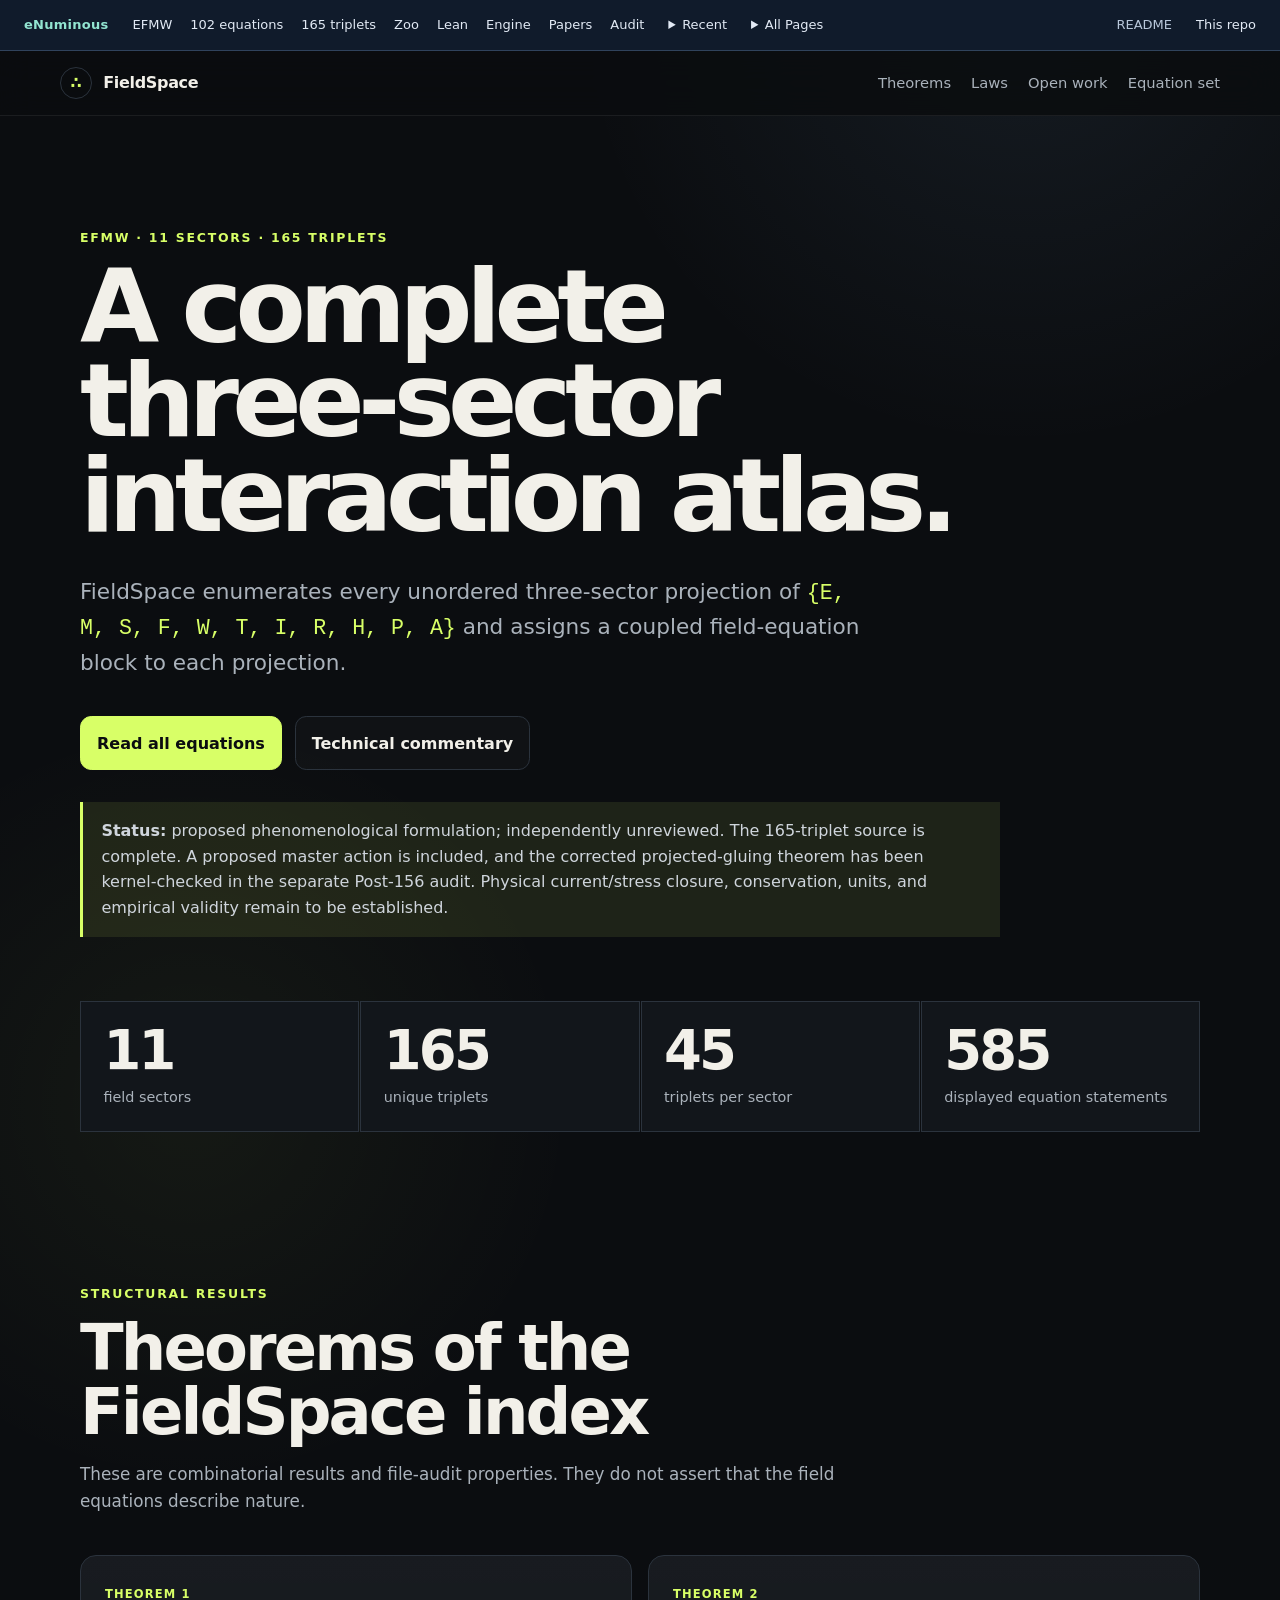
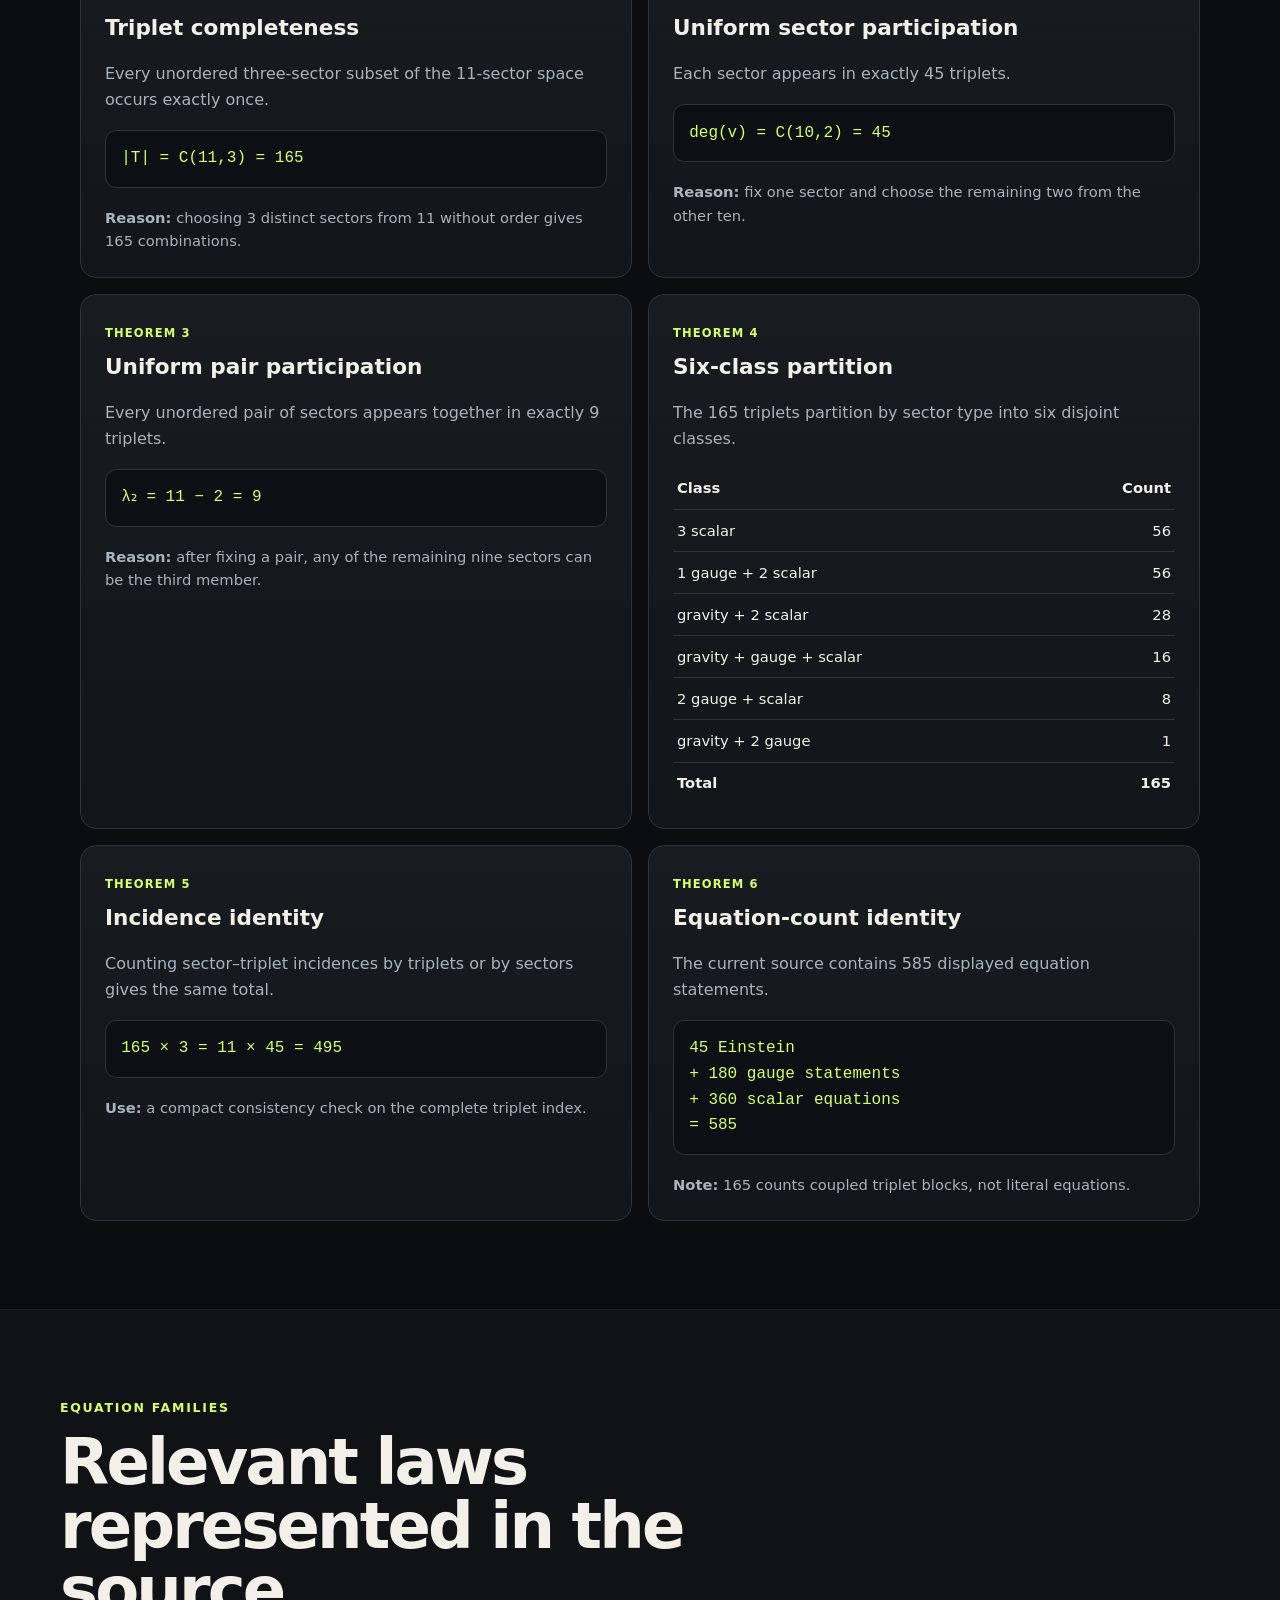
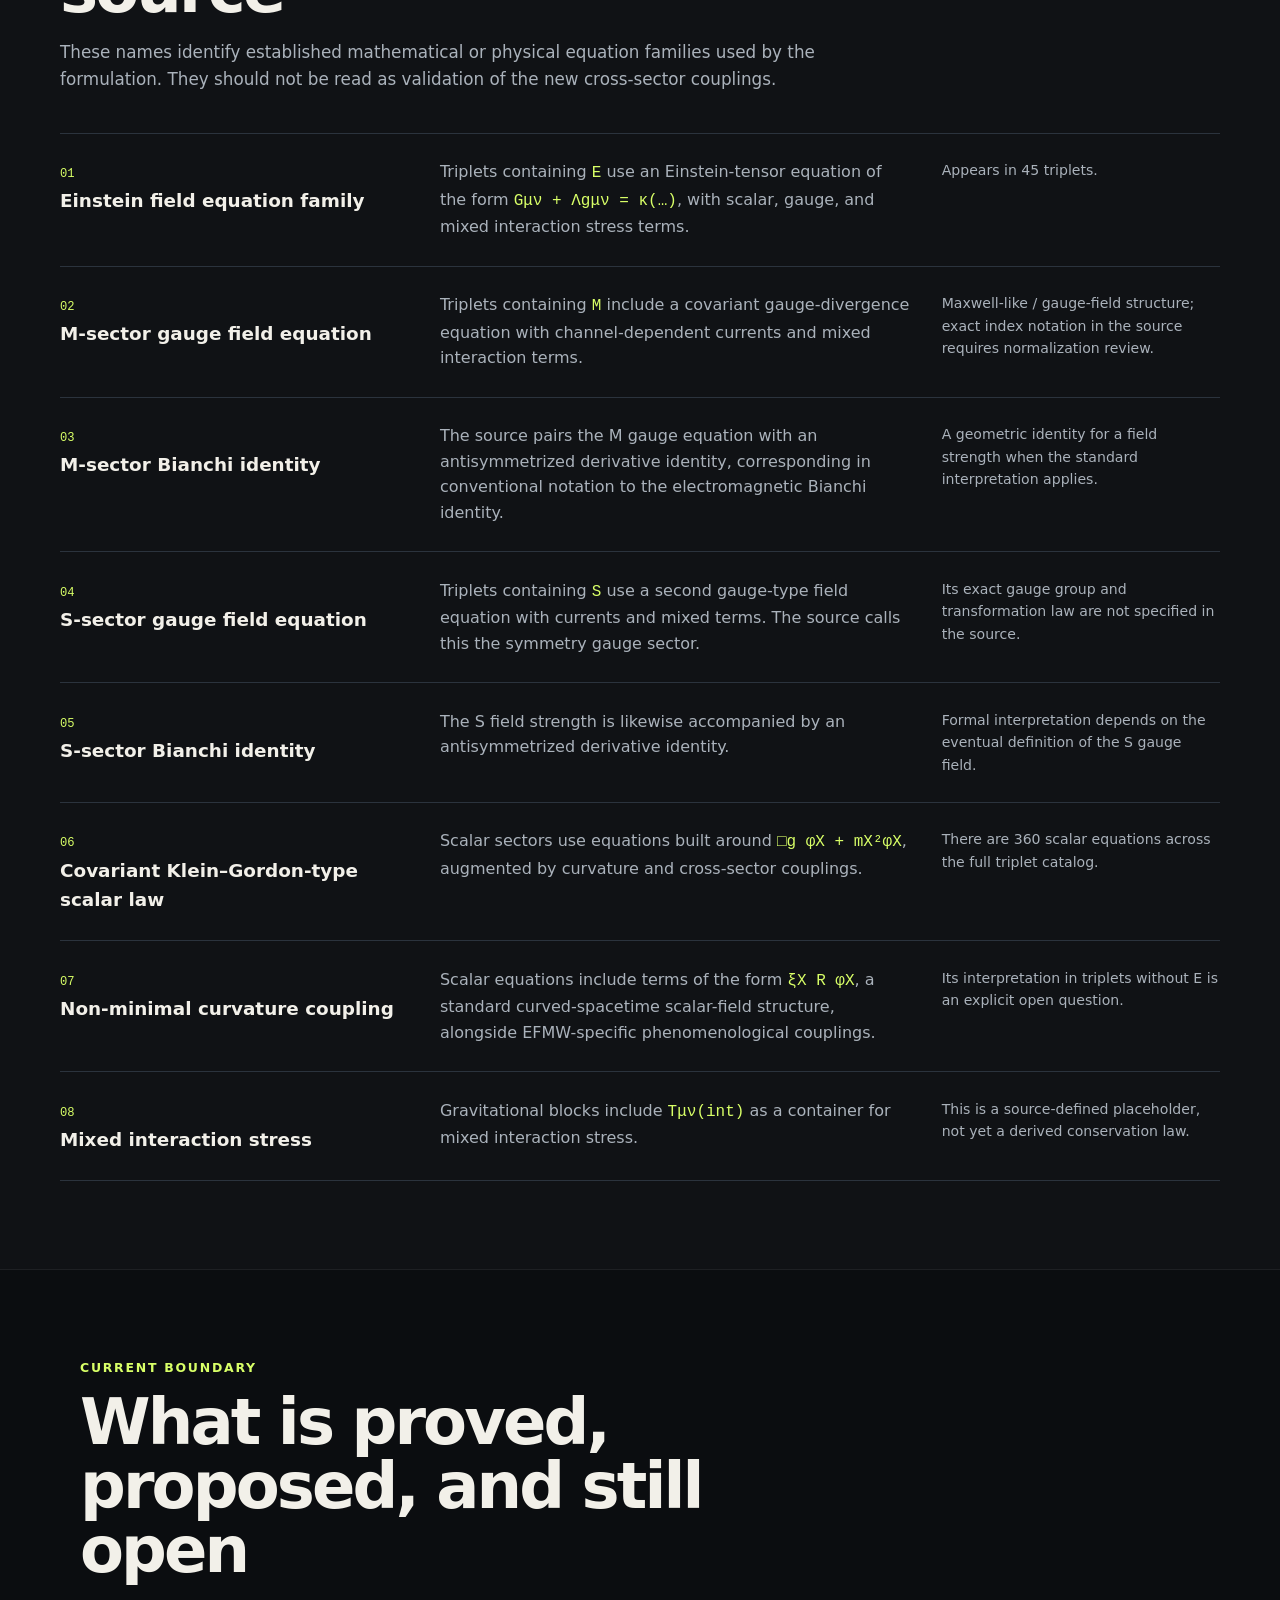
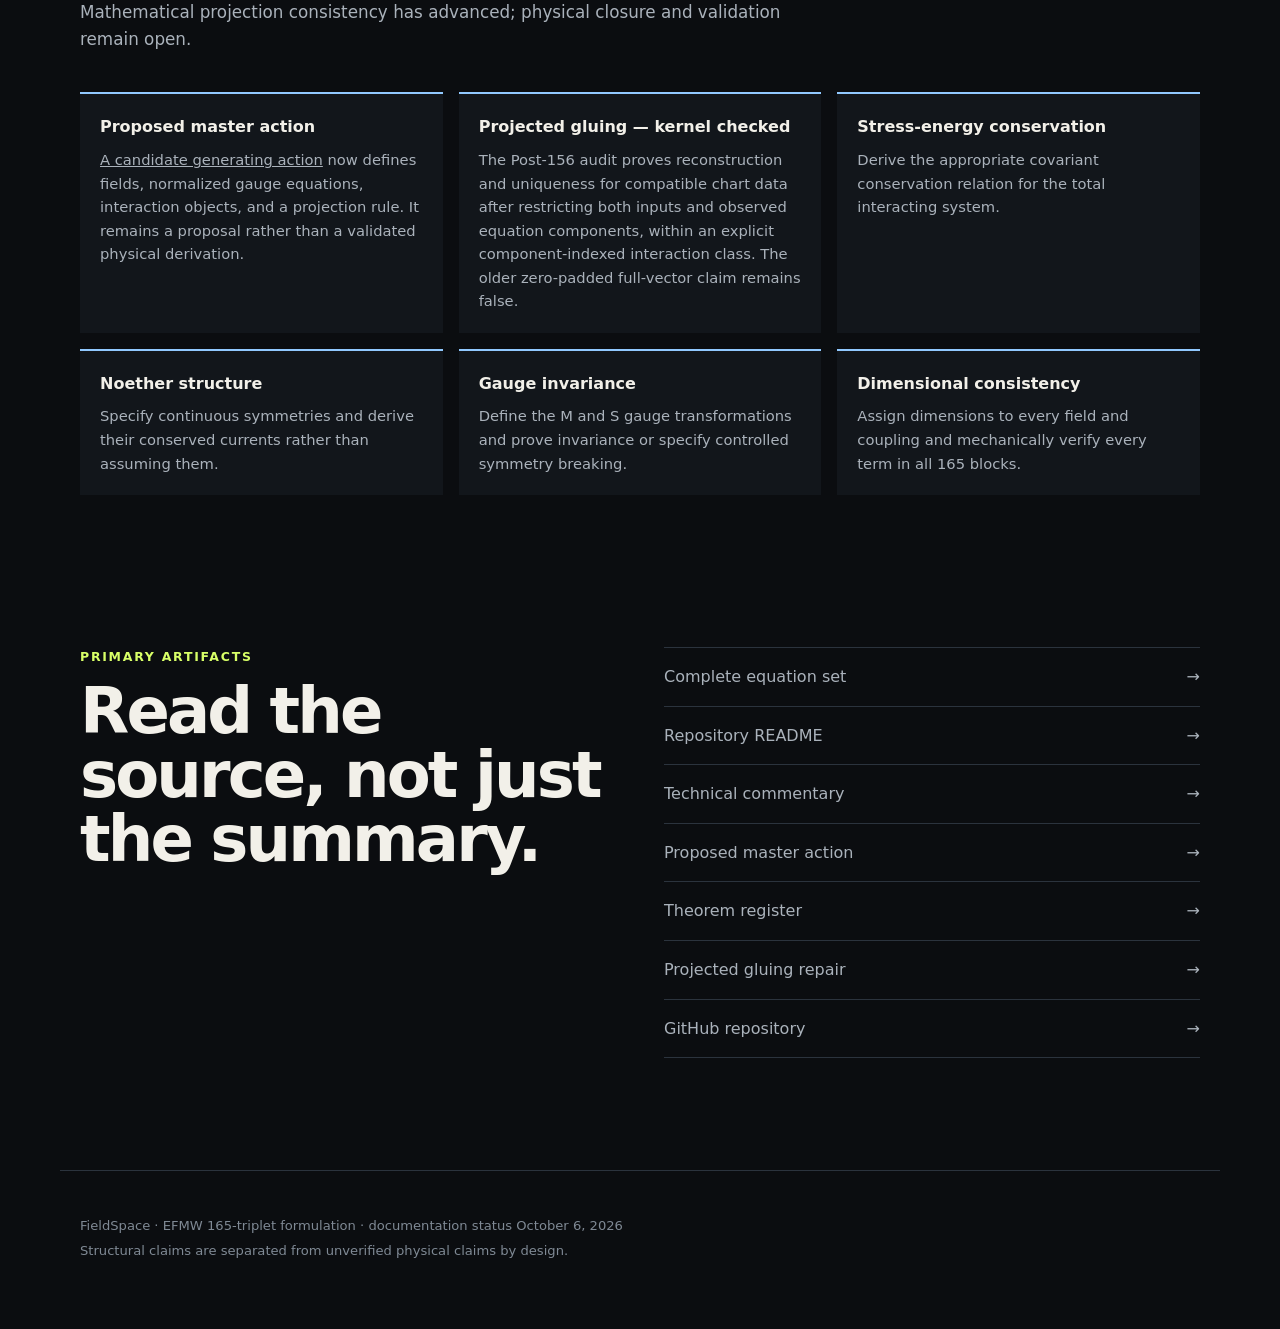
<file: index.html>
<!doctype html>
<html lang="en">
<head>
  <meta charset="utf-8">
  <meta name="viewport" content="width=device-width,initial-scale=1">
  <meta name="description" content="FieldSpace: the EFMW 165-triplet field-interaction formulation over an 11-sector field space.">
  <title>FieldSpace — EFMW 165</title>
  <link rel="stylesheet" href="styles.css">
</head>
<body>
<!-- ENUMINOUS-NAV:START -->
<style>#enuminous-network{display:block!important;position:relative!important;z-index:9999;isolation:isolate;width:100%!important;max-width:none!important;margin:0!important;padding:0!important;flex:0 0 auto;grid-column:1/-1;text-align:left!important;background:#101b2b!important;color:#edf3fb!important;border:0!important;border-bottom:1px solid #30435c!important;font:13px/1.4 system-ui,-apple-system,BlinkMacSystemFont,"Segoe UI",sans-serif!important;letter-spacing:normal!important;box-sizing:border-box!important}#enuminous-network *{box-sizing:border-box}#enuminous-network .en-row{display:flex;align-items:center;flex-wrap:wrap;gap:4px 8px;max-width:1500px;margin:0 auto;padding:9px 16px}#enuminous-network a,#enuminous-network summary{font:inherit!important;font-size:13px!important;font-weight:500!important;line-height:1.4!important;letter-spacing:normal!important;text-transform:none!important;color:#e2eaf5!important;background:transparent!important;border:0!important;border-radius:5px!important;box-shadow:none!important;text-decoration:none!important;white-space:normal;display:inline-block;padding:7px 8px!important;margin:0!important;cursor:pointer}#enuminous-network a:hover,#enuminous-network summary:hover{background:#253950!important;color:white!important}#enuminous-network a:focus-visible,#enuminous-network summary:focus-visible{outline:2px solid #8ddbcf!important;outline-offset:2px}#enuminous-network .en-brand{font-weight:800!important;color:#92e5d1!important;letter-spacing:.02em!important}#enuminous-network .en-links{display:flex;align-items:center;flex-wrap:wrap;gap:2px}#enuminous-network details{display:block;position:relative;margin:0;padding:0;border:0;background:transparent;color:inherit;font:inherit;box-shadow:none}#enuminous-network summary{display:list-item!important;list-style:disclosure-closed inside}#enuminous-network details[open]>summary{list-style-type:disclosure-open}#enuminous-network .en-pages{position:absolute;right:0;top:100%;width:min(360px,85vw);max-height:65vh;overflow:auto;overscroll-behavior:contain;background:#142238;border:1px solid #30435c;border-radius:8px;padding:8px;box-shadow:0 12px 32px #0006}#enuminous-network .en-pages a{display:block;overflow-wrap:anywhere}#enuminous-network .en-source{margin-left:auto!important;color:#b8c7da!important}@media(max-width:640px){#enuminous-network .en-row{padding:8px;gap:2px}#enuminous-network .en-links{order:3;width:100%;gap:0}#enuminous-network .en-links a{padding:6px 7px!important;font-size:12px!important}#enuminous-network details{position:static}#enuminous-network .en-pages{left:8px;right:8px;width:auto}}</style>
<div id="enuminous-network" role="navigation" aria-label="eNuminous repository network" data-version="2"><div class="en-row"><a class="en-brand" href="https://enuminous.github.io/EFMW/repositories.html">eNuminous</a><div class="en-links"><a href="https://enuminous.github.io/EFMW/">EFMW</a><a href="https://github.com/enuminous/Monolithic_102_EFMW">102 equations</a><a href="https://enuminous.github.io/FieldSpace/">165 triplets</a><a href="https://enuminous.github.io/Tortoise/">Zoo</a><a href="https://enuminous.github.io/Aristotle-102-Monolithic-Lean/">Lean</a><a href="https://enuminous.github.io/Archimedes-Engine/">Engine</a><a href="https://enuminous.github.io/medium/papers-essays-index.html">Papers</a><a href="https://github.com/enuminous/EFMW_Post156_Zoo_Audit/blob/main/portfolio/INTERLOCK_AUDIT.md">Audit</a></div><details><summary>Recent</summary><div class="en-pages"><a href="https://enuminous.github.io/Oroboros/">Oroboros</a><a href="https://enuminous.github.io/P-NP/">P-NP</a><a href="https://enuminous.github.io/Research-Program/">Research-Program</a><a href="https://enuminous.github.io/I-Have-Guts/">I-Have-Guts</a><a href="https://enuminous.github.io/Wrights-Law/">Wrights-Law</a><a href="https://enuminous.github.io/Aristotle-eNuminous/">Aristotle-eNuminous</a><a href="https://enuminous.github.io/Multiverse-Simulator/">Multiverse-Simulator</a><a href="https://github.com/enuminous/accelerando-8192">accelerando-8192 · source</a><a href="https://enuminous.github.io/Codex-888/">Codex-888</a></div></details><details><summary>All Pages</summary><div class="en-pages"><a href="https://enuminous.github.io/Alchemy-of-Emergence/">Alchemy-of-Emergence</a><a href="https://enuminous.github.io/Archimedes-3D/">Archimedes-3D</a><a href="https://enuminous.github.io/Archimedes-Engine/">Archimedes-Engine</a><a href="https://enuminous.github.io/Archimedes-Field-Lab/">Archimedes-Field-Lab</a><a href="https://enuminous.github.io/Aristotle-102-Monolithic-Lean/">Aristotle-102-Monolithic-Lean</a><a href="https://enuminous.github.io/Aristotle-165-Einsteinian-Tensors/">Aristotle-165-Einsteinian-Tensors</a><a href="https://enuminous.github.io/Aristotle-Agreement-and-Surprise-Global-Equalibrium-from-Local-Repair/">Aristotle-Agreement-and-Surprise-Global-Equalibrium-from-Local-Repair</a><a href="https://enuminous.github.io/Aristotle-eNuminous/">Aristotle-eNuminous</a><a href="https://enuminous.github.io/Aristotle_EFMW_Lean/">Aristotle_EFMW_Lean</a><a href="https://enuminous.github.io/Avenue5/">Avenue5</a><a href="https://enuminous.github.io/Borges-Library-CollapseOmega/">Borges-Library-CollapseOmega</a><a href="https://enuminous.github.io/Cadence-Zoo-Evidence/">Cadence-Zoo-Evidence</a><a href="https://enuminous.github.io/Codex-888/">Codex-888</a><a href="https://enuminous.github.io/Coherence-Prediction-Engine/">Coherence-Prediction-Engine</a><a href="https://enuminous.github.io/EFMW/">EFMW</a><a href="https://enuminous.github.io/EFMW-Axioms/">EFMW-Axioms</a><a href="https://enuminous.github.io/EFMW-Constants-Problem/">EFMW-Constants-Problem</a><a href="https://enuminous.github.io/EFMW-Neutron-Star-Glitch-Resonance/">EFMW-Neutron-Star-Glitch-Resonance</a><a href="https://enuminous.github.io/EFMW-Scientific-Claims/">EFMW-Scientific-Claims</a><a href="https://enuminous.github.io/Emergentology/">Emergentology</a><a href="https://enuminous.github.io/FieldSpace/">FieldSpace</a><a href="https://enuminous.github.io/I-Have-Guts/">I-Have-Guts</a><a href="https://enuminous.github.io/Mathematics-and-Elite-Squad-Dynamics/">Mathematics-and-Elite-Squad-Dynamics</a><a href="https://enuminous.github.io/medium/">medium</a><a href="https://enuminous.github.io/Medium2/">Medium2</a><a href="https://enuminous.github.io/Medium3/">Medium3</a><a href="https://enuminous.github.io/Multiverse-Simulator/">Multiverse-Simulator</a><a href="https://enuminous.github.io/Oroboros/">Oroboros</a><a href="https://enuminous.github.io/P-NP/">P-NP</a><a href="https://enuminous.github.io/Research-Program/">Research-Program</a><a href="https://enuminous.github.io/Tortoise/">Tortoise</a><a href="https://enuminous.github.io/Universal-Cognitive-Attractor/">Universal-Cognitive-Attractor</a><a href="https://enuminous.github.io/Verbinski-Protocol/">Verbinski-Protocol</a><a href="https://enuminous.github.io/Wrights-Law/">Wrights-Law</a></div></details><a class="en-source" href="https://github.com/enuminous/FieldSpace/blob/main/README.md">README</a><a href="https://github.com/enuminous/FieldSpace">This repo</a></div></div>
<!-- ENUMINOUS-NAV:END -->

  <header class="site-header">
    <a class="brand" href="#top" aria-label="FieldSpace home">
      <span class="mark" aria-hidden="true">∴</span>
      <span>FieldSpace</span>
    </a>
    <nav aria-label="Primary">
      <a href="#theorems">Theorems</a>
      <a href="#laws">Laws</a>
      <a href="#open">Open work</a>
      <a href="EFMW_165_field_equations.txt">Equation set</a>
    </nav>
  </header>

  <main id="top">
    <section class="hero">
      <p class="eyebrow">EFMW · 11 sectors · 165 triplets</p>
      <h1>A complete three-sector interaction atlas.</h1>
      <p class="lede">
        FieldSpace enumerates every unordered three-sector projection of
        <code>{E, M, S, F, W, T, I, R, H, P, A}</code> and assigns a coupled
        field-equation block to each projection.
      </p>
      <div class="hero-actions">
        <a class="button primary" href="EFMW_165_field_equations.txt">Read all equations</a>
        <a class="button" href="COMMENTARY.md">Technical commentary</a>
      </div>
      <div class="notice">
        <strong>Status:</strong> proposed phenomenological formulation; independently unreviewed.
        The 165-triplet source is complete. A proposed master action is included, and the corrected
        projected-gluing theorem has been kernel-checked in the separate Post-156 audit. Physical
        current/stress closure, conservation, units, and empirical validity remain to be established.
      </div>
    </section>

    <section class="stats" aria-label="FieldSpace statistics">
      <article><strong>11</strong><span>field sectors</span></article>
      <article><strong>165</strong><span>unique triplets</span></article>
      <article><strong>45</strong><span>triplets per sector</span></article>
      <article><strong>585</strong><span>displayed equation statements</span></article>
    </section>

    <section id="theorems" class="section">
      <div class="section-heading">
        <p class="eyebrow">Structural results</p>
        <h2>Theorems of the FieldSpace index</h2>
        <p>
          These are combinatorial results and file-audit properties. They do not assert that the
          field equations describe nature.
        </p>
      </div>

      <div class="cards">
        <article class="card theorem">
          <span class="tag">Theorem 1</span>
          <h3>Triplet completeness</h3>
          <p>Every unordered three-sector subset of the 11-sector space occurs exactly once.</p>
          <pre><code>|T| = C(11,3) = 165</code></pre>
          <p class="proof"><strong>Reason:</strong> choosing 3 distinct sectors from 11 without order gives 165 combinations.</p>
        </article>

        <article class="card theorem">
          <span class="tag">Theorem 2</span>
          <h3>Uniform sector participation</h3>
          <p>Each sector appears in exactly 45 triplets.</p>
          <pre><code>deg(v) = C(10,2) = 45</code></pre>
          <p class="proof"><strong>Reason:</strong> fix one sector and choose the remaining two from the other ten.</p>
        </article>

        <article class="card theorem">
          <span class="tag">Theorem 3</span>
          <h3>Uniform pair participation</h3>
          <p>Every unordered pair of sectors appears together in exactly 9 triplets.</p>
          <pre><code>λ₂ = 11 − 2 = 9</code></pre>
          <p class="proof"><strong>Reason:</strong> after fixing a pair, any of the remaining nine sectors can be the third member.</p>
        </article>

        <article class="card theorem">
          <span class="tag">Theorem 4</span>
          <h3>Six-class partition</h3>
          <p>The 165 triplets partition by sector type into six disjoint classes.</p>
          <table>
            <thead><tr><th>Class</th><th>Count</th></tr></thead>
            <tbody>
              <tr><td>3 scalar</td><td>56</td></tr>
              <tr><td>1 gauge + 2 scalar</td><td>56</td></tr>
              <tr><td>gravity + 2 scalar</td><td>28</td></tr>
              <tr><td>gravity + gauge + scalar</td><td>16</td></tr>
              <tr><td>2 gauge + scalar</td><td>8</td></tr>
              <tr><td>gravity + 2 gauge</td><td>1</td></tr>
            </tbody>
            <tfoot><tr><th>Total</th><th>165</th></tr></tfoot>
          </table>
        </article>

        <article class="card theorem">
          <span class="tag">Theorem 5</span>
          <h3>Incidence identity</h3>
          <p>Counting sector–triplet incidences by triplets or by sectors gives the same total.</p>
          <pre><code>165 × 3 = 11 × 45 = 495</code></pre>
          <p class="proof"><strong>Use:</strong> a compact consistency check on the complete triplet index.</p>
        </article>

        <article class="card theorem">
          <span class="tag">Theorem 6</span>
          <h3>Equation-count identity</h3>
          <p>The current source contains 585 displayed equation statements.</p>
          <pre><code>45 Einstein
+ 180 gauge statements
+ 360 scalar equations
= 585</code></pre>
          <p class="proof"><strong>Note:</strong> 165 counts coupled triplet blocks, not literal equations.</p>
        </article>
      </div>
    </section>

    <section id="laws" class="section alt">
      <div class="section-heading">
        <p class="eyebrow">Equation families</p>
        <h2>Relevant laws represented in the source</h2>
        <p>
          These names identify established mathematical or physical equation families used by the
          formulation. They should not be read as validation of the new cross-sector couplings.
        </p>
      </div>

      <div class="law-list">
        <article>
          <div>
            <span class="law-number">01</span>
            <h3>Einstein field equation family</h3>
          </div>
          <p>
            Triplets containing <code>E</code> use an Einstein-tensor equation of the form
            <code>Gμν + Λgμν = κ(…)</code>, with scalar, gauge, and mixed interaction stress terms.
          </p>
          <p class="meta">Appears in 45 triplets.</p>
        </article>

        <article>
          <div>
            <span class="law-number">02</span>
            <h3>M-sector gauge field equation</h3>
          </div>
          <p>
            Triplets containing <code>M</code> include a covariant gauge-divergence equation with
            channel-dependent currents and mixed interaction terms.
          </p>
          <p class="meta">Maxwell-like / gauge-field structure; exact index notation in the source requires normalization review.</p>
        </article>

        <article>
          <div>
            <span class="law-number">03</span>
            <h3>M-sector Bianchi identity</h3>
          </div>
          <p>
            The source pairs the M gauge equation with an antisymmetrized derivative identity,
            corresponding in conventional notation to the electromagnetic Bianchi identity.
          </p>
          <p class="meta">A geometric identity for a field strength when the standard interpretation applies.</p>
        </article>

        <article>
          <div>
            <span class="law-number">04</span>
            <h3>S-sector gauge field equation</h3>
          </div>
          <p>
            Triplets containing <code>S</code> use a second gauge-type field equation with currents
            and mixed terms. The source calls this the symmetry gauge sector.
          </p>
          <p class="meta">Its exact gauge group and transformation law are not specified in the source.</p>
        </article>

        <article>
          <div>
            <span class="law-number">05</span>
            <h3>S-sector Bianchi identity</h3>
          </div>
          <p>
            The S field strength is likewise accompanied by an antisymmetrized derivative identity.
          </p>
          <p class="meta">Formal interpretation depends on the eventual definition of the S gauge field.</p>
        </article>

        <article>
          <div>
            <span class="law-number">06</span>
            <h3>Covariant Klein–Gordon-type scalar law</h3>
          </div>
          <p>
            Scalar sectors use equations built around <code>□g φX + mX²φX</code>, augmented by
            curvature and cross-sector couplings.
          </p>
          <p class="meta">There are 360 scalar equations across the full triplet catalog.</p>
        </article>

        <article>
          <div>
            <span class="law-number">07</span>
            <h3>Non-minimal curvature coupling</h3>
          </div>
          <p>
            Scalar equations include terms of the form <code>ξX R φX</code>, a standard curved-spacetime
            scalar-field structure, alongside EFMW-specific phenomenological couplings.
          </p>
          <p class="meta">Its interpretation in triplets without E is an explicit open question.</p>
        </article>

        <article>
          <div>
            <span class="law-number">08</span>
            <h3>Mixed interaction stress</h3>
          </div>
          <p>
            Gravitational blocks include <code>Tμν(int)</code> as a container for mixed interaction stress.
          </p>
          <p class="meta">This is a source-defined placeholder, not yet a derived conservation law.</p>
        </article>
      </div>
    </section>

    <section id="open" class="section">
      <div class="section-heading">
        <p class="eyebrow">Current boundary</p>
        <h2>What is proved, proposed, and still open</h2>
        <p>
          Mathematical projection consistency has advanced; physical closure and validation remain open.
        </p>
      </div>

      <div class="open-grid">
        <article>
          <h3>Proposed master action</h3>
          <p><a href="fieldspace_master_action.md">A candidate generating action</a> now defines fields, normalized gauge equations, interaction objects, and a projection rule. It remains a proposal rather than a validated physical derivation.</p>
        </article>
        <article>
          <h3>Projected gluing — kernel checked</h3>
          <p>The Post-156 audit proves reconstruction and uniqueness for compatible chart data after restricting both inputs and observed equation components, within an explicit component-indexed interaction class. The older zero-padded full-vector claim remains false.</p>
        </article>
        <article>
          <h3>Stress-energy conservation</h3>
          <p>Derive the appropriate covariant conservation relation for the total interacting system.</p>
        </article>
        <article>
          <h3>Noether structure</h3>
          <p>Specify continuous symmetries and derive their conserved currents rather than assuming them.</p>
        </article>
        <article>
          <h3>Gauge invariance</h3>
          <p>Define the M and S gauge transformations and prove invariance or specify controlled symmetry breaking.</p>
        </article>
        <article>
          <h3>Dimensional consistency</h3>
          <p>Assign dimensions to every field and coupling and mechanically verify every term in all 165 blocks.</p>
        </article>
      </div>
    </section>

    <section class="source-panel">
      <div>
        <p class="eyebrow">Primary artifacts</p>
        <h2>Read the source, not just the summary.</h2>
      </div>
      <div class="source-links">
        <a href="EFMW_165_field_equations.txt">Complete equation set <span>→</span></a>
        <a href="README.md">Repository README <span>→</span></a>
        <a href="COMMENTARY.md">Technical commentary <span>→</span></a>
        <a href="fieldspace_master_action.md">Proposed master action <span>→</span></a>
        <a href="THEOREM_REGISTER.md">Theorem register <span>→</span></a>
        <a href="https://github.com/enuminous/EFMW_Post156_Zoo_Audit/blob/main/docs/PROJECTED_GLUING_REPAIR.md">Projected gluing repair <span>→</span></a>
        <a href="https://github.com/enuminous/FieldSpace">GitHub repository <span>→</span></a>
      </div>
    </section>
  </main>

  <footer>
    <p>FieldSpace · EFMW 165-triplet formulation · documentation status October 6, 2026</p>
    <p>Structural claims are separated from unverified physical claims by design.</p>
  </footer>
</body>
</html>
</file>
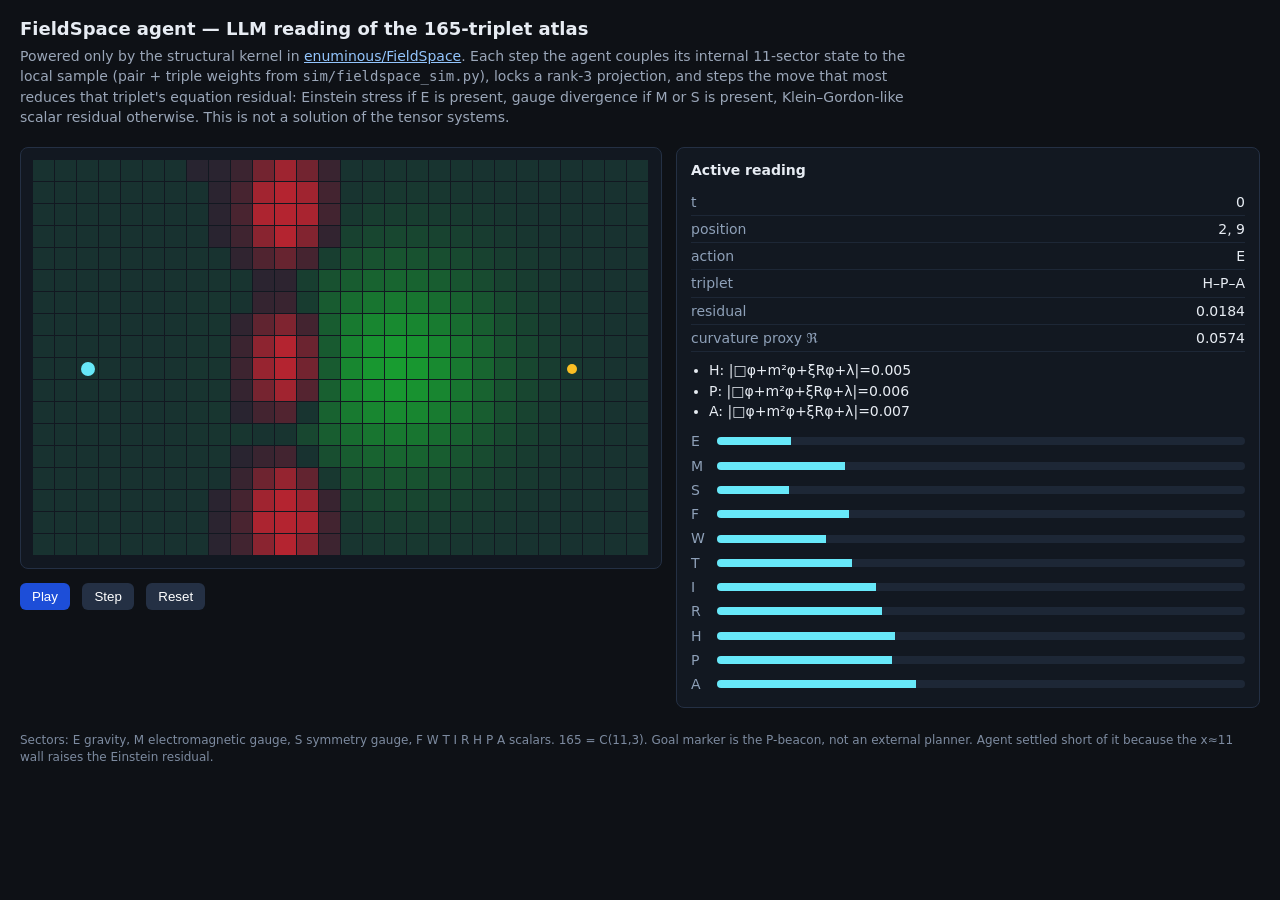
<file: fieldspace_agent.html>
<!DOCTYPE html>
<html lang="en">
<head>
<meta charset="utf-8"/>
<title>FieldSpace agent</title>
<style>
  :root { color-scheme: dark; }
  body { margin: 0; background: #0e1116; color: #e7ecf3; font: 14px/1.45 ui-sans-serif, system-ui, sans-serif; }
  header { padding: 16px 20px 8px; }
  h1 { font-size: 18px; margin: 0 0 4px; font-weight: 600; }
  p.note { margin: 0; color: #9aa6b8; max-width: 920px; }
  main { display: grid; grid-template-columns: 640px 1fr; gap: 16px; padding: 12px 20px 24px; }
  canvas { background: #121821; border: 1px solid #243044; border-radius: 8px; }
  #read { background: #121821; border: 1px solid #243044; border-radius: 8px; padding: 12px 14px; }
  #read h2 { margin: 0 0 8px; font-size: 14px; }
  .row { display: flex; justify-content: space-between; gap: 12px; padding: 3px 0; border-bottom: 1px solid #1d2736; }
  .k { color: #8ea0b8; }
  ul { margin: 8px 0 0; padding-left: 18px; }
  button { background: #1d4ed8; color: white; border: 0; border-radius: 6px; padding: 6px 12px; margin-right: 8px; cursor: pointer; }
  button.ghost { background: #243044; }
  .bars { display: grid; grid-template-columns: 18px 1fr; gap: 4px 8px; margin-top: 10px; align-items: center; }
  .bar { height: 8px; background: #1d2736; border-radius: 4px; overflow: hidden; }
  .bar > i { display: block; height: 100%; background: #67e8f9; }
  footer { padding: 0 20px 20px; color: #7d8ba0; font-size: 12px; }
</style>
</head>
<body>
<header>
  <h1>FieldSpace agent — LLM reading of the 165-triplet atlas</h1>
  <p class="note">Powered only by the structural kernel in <a href="https://github.com/enuminous/FieldSpace" style="color:#93c5fd">enuminous/FieldSpace</a>. Each step the agent couples its internal 11-sector state to the local sample (pair + triple weights from <code>sim/fieldspace_sim.py</code>), locks a rank-3 projection, and steps the move that most reduces that triplet's equation residual: Einstein stress if E is present, gauge divergence if M or S is present, Klein–Gordon-like scalar residual otherwise. This is not a solution of the tensor systems.</p>
</header>
<main>
  <div>
    <canvas id="c" width="640" height="420"></canvas>
    <div style="margin-top:8px">
      <button id="play">Play</button>
      <button id="step" class="ghost">Step</button>
      <button id="reset" class="ghost">Reset</button>
    </div>
  </div>
  <section id="read">
    <h2>Active reading</h2>
    <div class="row"><span class="k">t</span><span id="t">0</span></div>
    <div class="row"><span class="k">position</span><span id="pos">—</span></div>
    <div class="row"><span class="k">action</span><span id="act">—</span></div>
    <div class="row"><span class="k">triplet</span><span id="tri">—</span></div>
    <div class="row"><span class="k">residual</span><span id="res">—</span></div>
    <div class="row"><span class="k">curvature proxy ℜ</span><span id="curv">—</span></div>
    <ul id="notes"></ul>
    <div class="bars" id="bars"></div>
  </section>
</main>
<footer>Sectors: E gravity, M electromagnetic gauge, S symmetry gauge, F W T I R H P A scalars. 165 = C(11,3). Goal marker is the P-beacon, not an external planner. Agent settled short of it because the x≈11 wall raises the Einstein residual.</footer>
<script>
const TRACE = [{"t": 0, "pos": [2, 9], "action": "E", "triplet": ["H", "P", "A"], "residual": 0.0184, "R": 0.0574, "reading": ["H: |\u25a1\u03c6+m\u00b2\u03c6+\u03beR\u03c6+\u03bb|=0.005", "P: |\u25a1\u03c6+m\u00b2\u03c6+\u03beR\u03c6+\u03bb|=0.006", "A: |\u25a1\u03c6+m\u00b2\u03c6+\u03beR\u03c6+\u03bb|=0.007"], "internal": {"E": 0.0777, "M": 0.1344, "S": 0.0754, "F": 0.139, "W": 0.1152, "T": 0.1418, "I": 0.1673, "R": 0.1736, "H": 0.1873, "P": 0.1839, "A": 0.2098}}, {"t": 1, "pos": [3, 9], "action": "E", "triplet": ["H", "P", "A"], "residual": 0.0152, "R": 0.0483, "reading": ["H: |\u25a1\u03c6+m\u00b2\u03c6+\u03beR\u03c6+\u03bb|=0.005", "P: |\u25a1\u03c6+m\u00b2\u03c6+\u03beR\u03c6+\u03bb|=0.005", "A: |\u25a1\u03c6+m\u00b2\u03c6+\u03beR\u03c6+\u03bb|=0.005"], "internal": {"E": 0.0642, "M": 0.1387, "S": 0.0416, "F": 0.1481, "W": 0.0834, "T": 0.12, "I": 0.1501, "R": 0.1524, "H": 0.1625, "P": 0.1472, "A": 0.1832}}, {"t": 2, "pos": [4, 9], "action": "E", "triplet": ["F", "H", "A"], "residual": 0.0269, "R": 0.041, "reading": ["F: |\u25a1\u03c6+m\u00b2\u03c6+\u03beR\u03c6+\u03bb|=0.016", "H: |\u25a1\u03c6+m\u00b2\u03c6+\u03beR\u03c6+\u03bb|=0.005", "A: |\u25a1\u03c6+m\u00b2\u03c6+\u03beR\u03c6+\u03bb|=0.005"], "internal": {"E": 0.0535, "M": 0.1219, "S": 0.0222, "F": 0.1617, "W": 0.0578, "T": 0.1024, "I": 0.133, "R": 0.1355, "H": 0.1389, "P": 0.1179, "A": 0.163}}, {"t": 3, "pos": [5, 9], "action": "E", "triplet": ["F", "H", "A"], "residual": 0.0237, "R": 0.0352, "reading": ["F: |\u25a1\u03c6+m\u00b2\u03c6+\u03beR\u03c6+\u03bb|=0.016", "H: |\u25a1\u03c6+m\u00b2\u03c6+\u03beR\u03c6+\u03bb|=0.003", "A: |\u25a1\u03c6+m\u00b2\u03c6+\u03beR\u03c6+\u03bb|=0.004"], "internal": {"E": 0.0447, "M": 0.0864, "S": 0.0157, "F": 0.1746, "W": 0.0371, "T": 0.0871, "I": 0.1155, "R": 0.1221, "H": 0.1152, "P": 0.0944, "A": 0.1472}}, {"t": 4, "pos": [6, 9], "action": "E", "triplet": ["F", "R", "A"], "residual": 0.0212, "R": 0.0301, "reading": ["F: |\u25a1\u03c6+m\u00b2\u03c6+\u03beR\u03c6+\u03bb|=0.010", "R: |\u25a1\u03c6+m\u00b2\u03c6+\u03beR\u03c6+\u03bb|=0.006", "A: |\u25a1\u03c6+m\u00b2\u03c6+\u03beR\u03c6+\u03bb|=0.005"], "internal": {"E": 0.0374, "M": 0.0376, "S": 0.0197, "F": 0.1825, "W": 0.0203, "T": 0.0727, "I": 0.0976, "R": 0.1116, "H": 0.0909, "P": 0.0755, "A": 0.1341}}, {"t": 5, "pos": [7, 9], "action": "E", "triplet": ["F", "R", "A"], "residual": 0.0162, "R": 0.0255, "reading": ["F: |\u25a1\u03c6+m\u00b2\u03c6+\u03beR\u03c6+\u03bb|=0.006", "R: |\u25a1\u03c6+m\u00b2\u03c6+\u03beR\u03c6+\u03bb|=0.006", "A: |\u25a1\u03c6+m\u00b2\u03c6+\u03beR\u03c6+\u03bb|=0.005"], "internal": {"E": 0.0315, "M": -0.0169, "S": 0.0317, "F": 0.1822, "W": 0.0065, "T": 0.0586, "I": 0.0792, "R": 0.1037, "H": 0.0662, "P": 0.0602, "A": 0.1227}}, {"t": 6, "pos": [8, 9], "action": "N", "triplet": ["F", "R", "A"], "residual": 0.0115, "R": 0.0204, "reading": ["F: |\u25a1\u03c6+m\u00b2\u03c6+\u03beR\u03c6+\u03bb|=0.001", "R: |\u25a1\u03c6+m\u00b2\u03c6+\u03beR\u03c6+\u03bb|=0.005", "A: |\u25a1\u03c6+m\u00b2\u03c6+\u03beR\u03c6+\u03bb|=0.005"], "internal": {"E": 0.026, "M": -0.0687, "S": 0.0483, "F": 0.1722, "W": -0.0051, "T": 0.0447, "I": 0.0604, "R": 0.0983, "H": 0.0416, "P": 0.0476, "A": 0.1119}}, {"t": 7, "pos": [8, 8], "action": "stay", "triplet": ["F", "R", "A"], "residual": 0.0065, "R": 0.0176, "reading": ["F: |\u25a1\u03c6+m\u00b2\u03c6+\u03beR\u03c6+\u03bb|=0.000", "R: |\u25a1\u03c6+m\u00b2\u03c6+\u03beR\u03c6+\u03bb|=0.002", "A: |\u25a1\u03c6+m\u00b2\u03c6+\u03beR\u03c6+\u03bb|=0.005"], "internal": {"E": 0.024, "M": -0.1085, "S": 0.0677, "F": 0.1642, "W": -0.0242, "T": 0.0385, "I": 0.0489, "R": 0.091, "H": 0.0236, "P": 0.0373, "A": 0.1035}}, {"t": 8, "pos": [8, 8], "action": "N", "triplet": ["M", "F", "A"], "residual": 0.174, "R": 0.0149, "reading": ["M-gauge |\u2207\u00b7F\u2212\u03baJ|=0.166", "F: |\u25a1\u03c6+m\u00b2\u03c6+\u03beR\u03c6+\u03bb|=0.002", "A: |\u25a1\u03c6+m\u00b2\u03c6+\u03beR\u03c6+\u03bb|=0.006"], "internal": {"E": 0.0224, "M": -0.1408, "S": 0.0833, "F": 0.1577, "W": -0.0397, "T": 0.0334, "I": 0.0399, "R": 0.0851, "H": 0.009, "P": 0.029, "A": 0.0971}}, {"t": 9, "pos": [8, 7], "action": "N", "triplet": ["M", "F", "A"], "residual": 0.1964, "R": 0.0145, "reading": ["M-gauge |\u2207\u00b7F\u2212\u03baJ|=0.188", "F: |\u25a1\u03c6+m\u00b2\u03c6+\u03beR\u03c6+\u03bb|=0.002", "A: |\u25a1\u03c6+m\u00b2\u03c6+\u03beR\u03c6+\u03bb|=0.006"], "internal": {"E": 0.0232, "M": -0.1637, "S": 0.0986, "F": 0.1523, "W": -0.0574, "T": 0.0335, "I": 0.0361, "R": 0.075, "H": -0.0013, "P": 0.0225, "A": 0.0921}}, {"t": 10, "pos": [8, 6], "action": "W", "triplet": ["M", "F", "A"], "residual": 0.2103, "R": 0.0152, "reading": ["M-gauge |\u2207\u00b7F\u2212\u03baJ|=0.202", "F: |\u25a1\u03c6+m\u00b2\u03c6+\u03beR\u03c6+\u03bb|=0.003", "A: |\u25a1\u03c6+m\u00b2\u03c6+\u03beR\u03c6+\u03bb|=0.006"], "internal": {"E": 0.0249, "M": -0.1781, "S": 0.1098, "F": 0.1478, "W": -0.0714, "T": 0.0358, "I": 0.0365, "R": 0.0604, "H": -0.0088, "P": 0.0173, "A": 0.0881}}, {"t": 11, "pos": [7, 6], "action": "W", "triplet": ["M", "F", "A"], "residual": 0.2122, "R": 0.0113, "reading": ["M-gauge |\u2207\u00b7F\u2212\u03baJ|=0.198", "F: |\u25a1\u03c6+m\u00b2\u03c6+\u03beR\u03c6+\u03bb|=0.010", "A: |\u25a1\u03c6+m\u00b2\u03c6+\u03beR\u03c6+\u03bb|=0.004"], "internal": {"E": 0.0212, "M": -0.1738, "S": 0.1203, "F": 0.1542, "W": -0.0825, "T": 0.0282, "I": 0.0408, "R": 0.048, "H": -0.0144, "P": 0.0133, "A": 0.087}}, {"t": 12, "pos": [6, 6], "action": "W", "triplet": ["M", "F", "A"], "residual": 0.1926, "R": 0.0042, "reading": ["M-gauge |\u2207\u00b7F\u2212\u03baJ|=0.175", "F: |\u25a1\u03c6+m\u00b2\u03c6+\u03beR\u03c6+\u03bb|=0.014", "A: |\u25a1\u03c6+m\u00b2\u03c6+\u03beR\u03c6+\u03bb|=0.003"], "internal": {"E": 0.0136, "M": -0.15, "S": 0.1275, "F": 0.1659, "W": -0.0915, "T": 0.0125, "I": 0.0477, "R": 0.0377, "H": -0.0181, "P": 0.0101, "A": 0.0875}}, {"t": 13, "pos": [5, 6], "action": "W", "triplet": ["M", "F", "A"], "residual": 0.1532, "R": -0.0045, "reading": ["M-gauge |\u2207\u00b7F\u2212\u03baJ|=0.136", "F: |\u25a1\u03c6+m\u00b2\u03c6+\u03beR\u03c6+\u03bb|=0.015", "A: |\u25a1\u03c6+m\u00b2\u03c6+\u03beR\u03c6+\u03bb|=0.002"], "internal": {"E": 0.0038, "M": -0.109, "S": 0.1291, "F": 0.1779, "W": -0.0987, "T": -0.0076, "I": 0.056, "R": 0.0292, "H": -0.0196, "P": 0.0077, "A": 0.0884}}, {"t": 14, "pos": [4, 6], "action": "W", "triplet": ["M", "F", "A"], "residual": 0.099, "R": -0.0133, "reading": ["M-gauge |\u2207\u00b7F\u2212\u03baJ|=0.084", "F: |\u25a1\u03c6+m\u00b2\u03c6+\u03beR\u03c6+\u03bb|=0.014", "A: |\u25a1\u03c6+m\u00b2\u03c6+\u03beR\u03c6+\u03bb|=0.001"], "internal": {"E": -0.0061, "M": -0.0563, "S": 0.1238, "F": 0.1856, "W": -0.1044, "T": -0.0278, "I": 0.0647, "R": 0.0223, "H": -0.0182, "P": 0.006, "A": 0.0888}}, {"t": 15, "pos": [3, 6], "action": "S", "triplet": ["S", "F", "W"], "residual": 0.1433, "R": -0.0208, "reading": ["S-gauge |\u2207\u00b7F\u2212\u03baJ|=0.104", "F: |\u25a1\u03c6+m\u00b2\u03c6+\u03beR\u03c6+\u03bb|=0.010", "W: |\u25a1\u03c6+m\u00b2\u03c6+\u03beR\u03c6+\u03bb|=0.029"], "internal": {"E": -0.0143, "M": 0.0006, "S": 0.1112, "F": 0.1856, "W": -0.1089, "T": -0.0439, "I": 0.0727, "R": 0.0167, "H": -0.0135, "P": 0.0047, "A": 0.0876}}, {"t": 16, "pos": [3, 7], "action": "S", "triplet": ["S", "F", "W"], "residual": 0.1227, "R": -0.0251, "reading": ["S-gauge |\u2207\u00b7F\u2212\u03baJ|=0.083", "F: |\u25a1\u03c6+m\u00b2\u03c6+\u03beR\u03c6+\u03bb|=0.010", "W: |\u25a1\u03c6+m\u00b2\u03c6+\u03beR\u03c6+\u03bb|=0.029"], "internal": {"E": -0.0189, "M": 0.0418, "S": 0.0902, "F": 0.1856, "W": -0.1125, "T": -0.0517, "I": 0.078, "R": 0.0182, "H": -0.008, "P": 0.0039, "A": 0.0865}}, {"t": 17, "pos": [3, 8], "action": "S", "triplet": ["S", "F", "W"], "residual": 0.0869, "R": -0.0245, "reading": ["S-gauge |\u2207\u00b7F\u2212\u03baJ|=0.055", "F: |\u25a1\u03c6+m\u00b2\u03c6+\u03beR\u03c6+\u03bb|=0.010", "W: |\u25a1\u03c6+m\u00b2\u03c6+\u03beR\u03c6+\u03bb|=0.022"], "internal": {"E": -0.0184, "M": 0.0693, "S": 0.0624, "F": 0.1857, "W": -0.11, "T": -0.048, "I": 0.0806, "R": 0.0245, "H": -0.0, "P": 0.0035, "A": 0.0853}}, {"t": 18, "pos": [3, 9], "action": "S", "triplet": ["S", "F", "W"], "residual": 0.0399, "R": -0.0188, "reading": ["S-gauge |\u2207\u00b7F\u2212\u03baJ|=0.022", "F: |\u25a1\u03c6+m\u00b2\u03c6+\u03beR\u03c6+\u03bb|=0.010", "W: |\u25a1\u03c6+m\u00b2\u03c6+\u03beR\u03c6+\u03bb|=0.009"], "internal": {"E": -0.0131, "M": 0.0851, "S": 0.0303, "F": 0.1859, "W": -0.0982, "T": -0.0333, "I": 0.0805, "R": 0.0324, "H": 0.0106, "P": 0.0031, "A": 0.0841}}, {"t": 19, "pos": [3, 10], "action": "E", "triplet": ["M", "F", "A"], "residual": 0.0748, "R": -0.0098, "reading": ["M-gauge |\u2207\u00b7F\u2212\u03baJ|=0.064", "F: |\u25a1\u03c6+m\u00b2\u03c6+\u03beR\u03c6+\u03bb|=0.010", "A: |\u25a1\u03c6+m\u00b2\u03c6+\u03beR\u03c6+\u03bb|=0.001"], "internal": {"E": -0.0044, "M": 0.0908, "S": -0.0028, "F": 0.1861, "W": -0.0768, "T": -0.0113, "I": 0.0776, "R": 0.0386, "H": 0.0229, "P": 0.0029, "A": 0.0829}}, {"t": 20, "pos": [4, 10], "action": "E", "triplet": ["M", "F", "A"], "residual": 0.0612, "R": -0.0023, "reading": ["M-gauge |\u2207\u00b7F\u2212\u03baJ|=0.047", "F: |\u25a1\u03c6+m\u00b2\u03c6+\u03beR\u03c6+\u03bb|=0.013", "A: |\u25a1\u03c6+m\u00b2\u03c6+\u03beR\u03c6+\u03bb|=0.001"], "internal": {"E": 0.0027, "M": 0.0744, "S": -0.0235, "F": 0.1924, "W": -0.0595, "T": 0.0064, "I": 0.0715, "R": 0.0439, "H": 0.0294, "P": 0.0026, "A": 0.0828}}, {"t": 21, "pos": [5, 10], "action": "E", "triplet": ["M", "F", "A"], "residual": 0.0256, "R": 0.0029, "reading": ["M-gauge |\u2207\u00b7F\u2212\u03baJ|=0.012", "F: |\u25a1\u03c6+m\u00b2\u03c6+\u03beR\u03c6+\u03bb|=0.014", "A: |\u25a1\u03c6+m\u00b2\u03c6+\u03beR\u03c6+\u03bb|=0.000"], "internal": {"E": 0.0075, "M": 0.0398, "S": -0.0322, "F": 0.1994, "W": -0.0457, "T": 0.0174, "I": 0.0626, "R": 0.0484, "H": 0.0295, "P": 0.0023, "A": 0.0829}}, {"t": 22, "pos": [6, 10], "action": "E", "triplet": ["F", "R", "A"], "residual": 0.0216, "R": 0.0052, "reading": ["F: |\u25a1\u03c6+m\u00b2\u03c6+\u03beR\u03c6+\u03bb|=0.010", "R: |\u25a1\u03c6+m\u00b2\u03c6+\u03beR\u03c6+\u03bb|=0.010", "A: |\u25a1\u03c6+m\u00b2\u03c6+\u03beR\u03c6+\u03bb|=0.001"], "internal": {"E": 0.0095, "M": -0.0065, "S": -0.0302, "F": 0.2025, "W": -0.0347, "T": 0.0206, "I": 0.0513, "R": 0.0523, "H": 0.0233, "P": 0.0018, "A": 0.0826}}, {"t": 23, "pos": [7, 10], "action": "E", "triplet": ["F", "R", "A"], "residual": 0.0165, "R": 0.0049, "reading": ["F: |\u25a1\u03c6+m\u00b2\u03c6+\u03beR\u03c6+\u03bb|=0.006", "R: |\u25a1\u03c6+m\u00b2\u03c6+\u03beR\u03c6+\u03bb|=0.009", "A: |\u25a1\u03c6+m\u00b2\u03c6+\u03beR\u03c6+\u03bb|=0.002"], "internal": {"E": 0.0093, "M": -0.0564, "S": -0.019, "F": 0.1983, "W": -0.0261, "T": 0.016, "I": 0.0383, "R": 0.0561, "H": 0.0116, "P": 0.0011, "A": 0.0813}}, {"t": 24, "pos": [8, 10], "action": "N", "triplet": ["M", "F", "A"], "residual": 0.1319, "R": 0.0018, "reading": ["M-gauge |\u2207\u00b7F\u2212\u03baJ|=0.128", "F: |\u25a1\u03c6+m\u00b2\u03c6+\u03beR\u03c6+\u03bb|=0.000", "A: |\u25a1\u03c6+m\u00b2\u03c6+\u03beR\u03c6+\u03bb|=0.004"], "internal": {"E": 0.0068, "M": -0.1012, "S": -0.0014, "F": 0.1852, "W": -0.0196, "T": 0.0053, "I": 0.0241, "R": 0.06, "H": -0.004, "P": 0.0002, "A": 0.0786}}, {"t": 25, "pos": [8, 9], "action": "N", "triplet": ["M", "F", "A"], "residual": 0.1672, "R": 0.0006, "reading": ["M-gauge |\u2207\u00b7F\u2212\u03baJ|=0.162", "F: |\u25a1\u03c6+m\u00b2\u03c6+\u03beR\u03c6+\u03bb|=0.001", "A: |\u25a1\u03c6+m\u00b2\u03c6+\u03beR\u03c6+\u03bb|=0.005"], "internal": {"E": 0.0066, "M": -0.1367, "S": 0.0214, "F": 0.1746, "W": -0.0265, "T": 0.0011, "I": 0.0161, "R": 0.0635, "H": -0.015, "P": -0.0009, "A": 0.0767}}, {"t": 26, "pos": [8, 8], "action": "N", "triplet": ["M", "F", "A"], "residual": 0.1939, "R": 0.0014, "reading": ["M-gauge |\u2207\u00b7F\u2212\u03baJ|=0.188", "F: |\u25a1\u03c6+m\u00b2\u03c6+\u03beR\u03c6+\u03bb|=0.001", "A: |\u25a1\u03c6+m\u00b2\u03c6+\u03beR\u03c6+\u03bb|=0.005"], "internal": {"E": 0.0087, "M": -0.1634, "S": 0.0459, "F": 0.1661, "W": -0.0417, "T": 0.0029, "I": 0.0133, "R": 0.0633, "H": -0.022, "P": -0.0018, "A": 0.0755}}, {"t": 27, "pos": [8, 7], "action": "N", "triplet": ["M", "F", "A"], "residual": 0.2124, "R": 0.0039, "reading": ["M-gauge |\u2207\u00b7F\u2212\u03baJ|=0.205", "F: |\u25a1\u03c6+m\u00b2\u03c6+\u03beR\u03c6+\u03bb|=0.002", "A: |\u25a1\u03c6+m\u00b2\u03c6+\u03beR\u03c6+\u03bb|=0.005"], "internal": {"E": 0.0125, "M": -0.1819, "S": 0.0683, "F": 0.1591, "W": -0.0592, "T": 0.0086, "I": 0.0145, "R": 0.0578, "H": -0.0261, "P": -0.0024, "A": 0.0746}}, {"t": 28, "pos": [8, 6], "action": "W", "triplet": ["M", "F", "A"], "residual": 0.2232, "R": 0.0069, "reading": ["M-gauge |\u2207\u00b7F\u2212\u03baJ|=0.215", "F: |\u25a1\u03c6+m\u00b2\u03c6+\u03beR\u03c6+\u03bb|=0.003", "A: |\u25a1\u03c6+m\u00b2\u03c6+\u03beR\u03c6+\u03bb|=0.005"], "internal": {"E": 0.0164, "M": -0.1927, "S": 0.0852, "F": 0.1533, "W": -0.0729, "T": 0.0155, "I": 0.0191, "R": 0.0468, "H": -0.0288, "P": -0.0028, "A": 0.074}}, {"t": 29, "pos": [7, 6], "action": "W", "triplet": ["M", "F", "A"], "residual": 0.2225, "R": 0.0048, "reading": ["M-gauge |\u2207\u00b7F\u2212\u03baJ|=0.209", "F: |\u25a1\u03c6+m\u00b2\u03c6+\u03beR\u03c6+\u03bb|=0.010", "A: |\u25a1\u03c6+m\u00b2\u03c6+\u03beR\u03c6+\u03bb|=0.004"], "internal": {"E": 0.0146, "M": -0.1856, "S": 0.1005, "F": 0.1586, "W": -0.0839, "T": 0.0116, "I": 0.0266, "R": 0.0373, "H": -0.0305, "P": -0.003, "A": 0.0756}}, {"t": 30, "pos": [6, 6], "action": "W", "triplet": ["M", "F", "A"], "residual": 0.2009, "R": -0.0008, "reading": ["M-gauge |\u2207\u00b7F\u2212\u03baJ|=0.184", "F: |\u25a1\u03c6+m\u00b2\u03c6+\u03beR\u03c6+\u03bb|=0.014", "A: |\u25a1\u03c6+m\u00b2\u03c6+\u03beR\u03c6+\u03bb|=0.003"], "internal": {"E": 0.0084, "M": -0.1594, "S": 0.1114, "F": 0.1695, "W": -0.0927, "T": -0.001, "I": 0.0362, "R": 0.0292, "H": -0.0311, "P": -0.003, "A": 0.0783}}, {"t": 31, "pos": [5, 6], "action": "W", "triplet": ["M", "S", "F"], "residual": 0.2723, "R": -0.0083, "reading": ["M-gauge |\u2207\u00b7F\u2212\u03baJ|=0.146", "S-gauge |\u2207\u00b7F\u2212\u03baJ|=0.110", "F: |\u25a1\u03c6+m\u00b2\u03c6+\u03beR\u03c6+\u03bb|=0.016"], "internal": {"E": -0.0003, "M": -0.1166, "S": 0.116, "F": 0.1808, "W": -0.0997, "T": -0.0186, "I": 0.0467, "R": 0.0225, "H": -0.03, "P": -0.0029, "A": 0.081}}, {"t": 32, "pos": [4, 6], "action": "W", "triplet": ["M", "S", "F"], "residual": 0.2082, "R": -0.0162, "reading": ["M-gauge |\u2207\u00b7F\u2212\u03baJ|=0.093", "S-gauge |\u2207\u00b7F\u2212\u03baJ|=0.101", "F: |\u25a1\u03c6+m\u00b2\u03c6+\u03beR\u03c6+\u03bb|=0.015"], "internal": {"E": -0.0093, "M": -0.0624, "S": 0.1132, "F": 0.1879, "W": -0.1053, "T": -0.0368, "I": 0.0571, "R": 0.017, "H": -0.0265, "P": -0.0026, "A": 0.0828}}, {"t": 33, "pos": [3, 6], "action": "W", "triplet": ["M", "S", "F"], "residual": 0.1288, "R": -0.023, "reading": ["M-gauge |\u2207\u00b7F\u2212\u03baJ|=0.033", "S-gauge |\u2207\u00b7F\u2212\u03baJ|=0.084", "F: |\u25a1\u03c6+m\u00b2\u03c6+\u03beR\u03c6+\u03bb|=0.011"], "internal": {"E": -0.0167, "M": -0.0043, "S": 0.1027, "F": 0.1875, "W": -0.1096, "T": -0.0512, "I": 0.0666, "R": 0.0125, "H": -0.0202, "P": -0.0022, "A": 0.0828}}, {"t": 34, "pos": [2, 6], "action": "S", "triplet": ["M", "S", "F"], "residual": 0.091, "R": -0.027, "reading": ["M-gauge |\u2207\u00b7F\u2212\u03baJ|=0.023", "S-gauge |\u2207\u00b7F\u2212\u03baJ|=0.062", "F: |\u25a1\u03c6+m\u00b2\u03c6+\u03beR\u03c6+\u03bb|=0.005"], "internal": {"E": -0.0211, "M": 0.0496, "S": 0.0849, "F": 0.1774, "W": -0.1129, "T": -0.0584, "I": 0.0742, "R": 0.0087, "H": -0.0108, "P": -0.0017, "A": 0.0806}}, {"t": 35, "pos": [2, 7], "action": "S", "triplet": ["M", "S", "F"], "residual": 0.1078, "R": -0.0292, "reading": ["M-gauge |\u2207\u00b7F\u2212\u03baJ|=0.068", "S-gauge |\u2207\u00b7F\u2212\u03baJ|=0.034", "F: |\u25a1\u03c6+m\u00b2\u03c6+\u03beR\u03c6+\u03bb|=0.006"], "internal": {"E": -0.023, "M": 0.0914, "S": 0.0596, "F": 0.1692, "W": -0.1155, "T": -0.0599, "I": 0.0799, "R": 0.0117, "H": -0.0017, "P": -0.001, "A": 0.0784}}, {"t": 36, "pos": [2, 8], "action": "E", "triplet": ["M", "S", "F"], "residual": 0.1098, "R": -0.0279, "reading": ["M-gauge |\u2207\u00b7F\u2212\u03baJ|=0.103", "S-gauge |\u2207\u00b7F\u2212\u03baJ|=0.001", "F: |\u25a1\u03c6+m\u00b2\u03c6+\u03beR\u03c6+\u03bb|=0.006"], "internal": {"E": -0.0214, "M": 0.1222, "S": 0.0292, "F": 0.1628, "W": -0.1122, "T": -0.0531, "I": 0.0834, "R": 0.0191, "H": 0.0084, "P": -0.0003, "A": 0.0764}}, {"t": 37, "pos": [3, 8], "action": "E", "triplet": ["M", "S", "F"], "residual": 0.1452, "R": -0.0276, "reading": ["M-gauge |\u2207\u00b7F\u2212\u03baJ|=0.116", "S-gauge |\u2207\u00b7F\u2212\u03baJ|=0.017", "F: |\u25a1\u03c6+m\u00b2\u03c6+\u03beR\u03c6+\u03bb|=0.012"], "internal": {"E": -0.0206, "M": 0.1344, "S": 0.0131, "F": 0.1675, "W": -0.1093, "T": -0.0489, "I": 0.0842, "R": 0.0252, "H": 0.0134, "P": 0.0003, "A": 0.0765}}, {"t": 38, "pos": [4, 8], "action": "E", "triplet": ["M", "F", "W"], "residual": 0.1556, "R": -0.0267, "reading": ["M-gauge |\u2207\u00b7F\u2212\u03baJ|=0.118", "F: |\u25a1\u03c6+m\u00b2\u03c6+\u03beR\u03c6+\u03bb|=0.014", "W: |\u25a1\u03c6+m\u00b2\u03c6+\u03beR\u03c6+\u03bb|=0.023"], "internal": {"E": -0.0199, "M": 0.1254, "S": 0.0093, "F": 0.1774, "W": -0.107, "T": -0.0454, "I": 0.0822, "R": 0.0301, "H": 0.0138, "P": 0.0009, "A": 0.0777}}, {"t": 39, "pos": [5, 8], "action": "E", "triplet": ["M", "F", "W"], "residual": 0.1255, "R": -0.0246, "reading": ["M-gauge |\u2207\u00b7F\u2212\u03baJ|=0.088", "F: |\u25a1\u03c6+m\u00b2\u03c6+\u03beR\u03c6+\u03bb|=0.014", "W: |\u25a1\u03c6+m\u00b2\u03c6+\u03beR\u03c6+\u03bb|=0.023"], "internal": {"E": -0.0186, "M": 0.0966, "S": 0.0156, "F": 0.1873, "W": -0.1051, "T": -0.0413, "I": 0.0775, "R": 0.0343, "H": 0.0104, "P": 0.0013, "A": 0.079}}, {"t": 40, "pos": [6, 8], "action": "E", "triplet": ["M", "F", "W"], "residual": 0.0775, "R": -0.0212, "reading": ["M-gauge |\u2207\u00b7F\u2212\u03baJ|=0.043", "F: |\u25a1\u03c6+m\u00b2\u03c6+\u03beR\u03c6+\u03bb|=0.012", "W: |\u25a1\u03c6+m\u00b2\u03c6+\u03beR\u03c6+\u03bb|=0.022"], "internal": {"E": -0.016, "M": 0.0521, "S": 0.0293, "F": 0.1928, "W": -0.1038, "T": -0.0358, "I": 0.0702, "R": 0.0379, "H": 0.004, "P": 0.0015, "A": 0.0798}}, {"t": 41, "pos": [7, 8], "action": "E", "triplet": ["M", "F", "W"], "residual": 0.0368, "R": -0.0165, "reading": ["M-gauge |\u2207\u00b7F\u2212\u03baJ|=0.010", "F: |\u25a1\u03c6+m\u00b2\u03c6+\u03beR\u03c6+\u03bb|=0.007", "W: |\u25a1\u03c6+m\u00b2\u03c6+\u03beR\u03c6+\u03bb|=0.020"], "internal": {"E": -0.0117, "M": -0.001, "S": 0.0474, "F": 0.1906, "W": -0.1029, "T": -0.0286, "I": 0.0606, "R": 0.0413, "H": -0.0044, "P": 0.0014, "A": 0.0794}}, {"t": 42, "pos": [8, 8], "action": "stay", "triplet": ["F", "W", "A"], "residual": 0.0091, "R": -0.0119, "reading": ["F: |\u25a1\u03c6+m\u00b2\u03c6+\u03beR\u03c6+\u03bb|=0.000", "W: |\u25a1\u03c6+m\u00b2\u03c6+\u03beR\u03c6+\u03bb|=0.006", "A: |\u25a1\u03c6+m\u00b2\u03c6+\u03beR\u03c6+\u03bb|=0.003"], "internal": {"E": -0.0068, "M": -0.0546, "S": 0.0666, "F": 0.1789, "W": -0.1027, "T": -0.0201, "I": 0.0489, "R": 0.0449, "H": -0.0139, "P": 0.001, "A": 0.0774}}, {"t": 43, "pos": [8, 8], "action": "stay", "triplet": ["F", "W", "A"], "residual": 0.0093, "R": -0.0089, "reading": ["F: |\u25a1\u03c6+m\u00b2\u03c6+\u03beR\u03c6+\u03bb|=0.000", "W: |\u25a1\u03c6+m\u00b2\u03c6+\u03beR\u03c6+\u03bb|=0.006", "A: |\u25a1\u03c6+m\u00b2\u03c6+\u03beR\u03c6+\u03bb|=0.003"], "internal": {"E": -0.0027, "M": -0.0977, "S": 0.0822, "F": 0.1696, "W": -0.1027, "T": -0.0135, "I": 0.0397, "R": 0.0478, "H": -0.0216, "P": 0.0004, "A": 0.0761}}, {"t": 44, "pos": [8, 8], "action": "stay", "triplet": ["M", "F", "W"], "residual": 0.1451, "R": -0.0069, "reading": ["M-gauge |\u2207\u00b7F\u2212\u03baJ|=0.138", "F: |\u25a1\u03c6+m\u00b2\u03c6+\u03beR\u03c6+\u03bb|=0.001", "W: |\u25a1\u03c6+m\u00b2\u03c6+\u03beR\u03c6+\u03bb|=0.005"], "internal": {"E": 0.0006, "M": -0.1325, "S": 0.0949, "F": 0.162, "W": -0.1028, "T": -0.0084, "I": 0.0325, "R": 0.0501, "H": -0.0278, "P": -0.0001, "A": 0.0753}}, {"t": 45, "pos": [8, 8], "action": "stay", "triplet": ["M", "F", "W"], "residual": 0.1727, "R": -0.0056, "reading": ["M-gauge |\u2207\u00b7F\u2212\u03baJ|=0.166", "F: |\u25a1\u03c6+m\u00b2\u03c6+\u03beR\u03c6+\u03bb|=0.002", "W: |\u25a1\u03c6+m\u00b2\u03c6+\u03beR\u03c6+\u03bb|=0.005"], "internal": {"E": 0.0033, "M": -0.1605, "S": 0.1051, "F": 0.156, "W": -0.103, "T": -0.0044, "I": 0.0269, "R": 0.052, "H": -0.0328, "P": -0.0007, "A": 0.0748}}, {"t": 46, "pos": [8, 8], "action": "stay", "triplet": ["M", "F", "W"], "residual": 0.195, "R": -0.0046, "reading": ["M-gauge |\u2207\u00b7F\u2212\u03baJ|=0.188", "F: |\u25a1\u03c6+m\u00b2\u03c6+\u03beR\u03c6+\u03bb|=0.002", "W: |\u25a1\u03c6+m\u00b2\u03c6+\u03beR\u03c6+\u03bb|=0.005"], "internal": {"E": 0.0056, "M": -0.1831, "S": 0.1135, "F": 0.1511, "W": -0.1032, "T": -0.0013, "I": 0.0225, "R": 0.0535, "H": -0.0368, "P": -0.0012, "A": 0.0745}}, {"t": 47, "pos": [8, 8], "action": "stay", "triplet": ["M", "F", "W"], "residual": 0.2129, "R": -0.004, "reading": ["M-gauge |\u2207\u00b7F\u2212\u03baJ|=0.206", "F: |\u25a1\u03c6+m\u00b2\u03c6+\u03beR\u03c6+\u03bb|=0.002", "W: |\u25a1\u03c6+m\u00b2\u03c6+\u03beR\u03c6+\u03bb|=0.005"], "internal": {"E": 0.0075, "M": -0.2014, "S": 0.1202, "F": 0.1472, "W": -0.1035, "T": 0.001, "I": 0.019, "R": 0.0548, "H": -0.04, "P": -0.0017, "A": 0.0745}}];
const W = 28, H = 18, GOAL = [24, 9];
const canvas = document.getElementById("c");
const ctx = canvas.getContext("2d");
const cell = 22;
function worldE(x, y) {
  const well = Math.exp(-((x-16)**2 + (y-9)**2) / 22);
  const wall = Math.exp(-((x-11)**2) / 2.2) * (0.55 + 0.45 * Math.sin(0.9*y));
  return 0.40*well - 0.70*wall;
}
let i = 0, timer = null;
function draw() {
  ctx.clearRect(0, 0, canvas.width, canvas.height);
  for (let y = 0; y < H; y++) for (let x = 0; x < W; x++) {
    const e = worldE(x, y);
    const t = Math.max(-1, Math.min(1, e * 2.2));
    const r = t < 0 ? Math.round(40 + -t*140) : 24;
    const g = t > 0 ? Math.round(50 + t*120) : 36;
    const b = 48;
    ctx.fillStyle = `rgb(${r},${g},${b})`;
    ctx.fillRect(12 + x*cell, 12 + y*cell, cell-1, cell-1);
  }
  ctx.fillStyle = "#fbbf24";
  ctx.beginPath();
  ctx.arc(12 + GOAL[0]*cell + cell/2, 12 + GOAL[1]*cell + cell/2, 5, 0, 7);
  ctx.fill();
  const row = TRACE[i];
  ctx.fillStyle = "#67e8f9";
  ctx.beginPath();
  ctx.arc(12 + row.pos[0]*cell + cell/2, 12 + row.pos[1]*cell + cell/2, 7, 0, 7);
  ctx.fill();
  ctx.strokeStyle = "rgba(103,232,249,0.45)";
  ctx.beginPath();
  TRACE.slice(0, i+1).forEach((p, k) => {
    const px = 12 + p.pos[0]*cell + cell/2, py = 12 + p.pos[1]*cell + cell/2;
    if (k === 0) ctx.moveTo(px, py); else ctx.lineTo(px, py);
  });
  ctx.stroke();
  document.getElementById("t").textContent = row.t;
  document.getElementById("pos").textContent = row.pos.join(", ");
  document.getElementById("act").textContent = row.action;
  document.getElementById("tri").textContent = row.triplet.join("–");
  document.getElementById("res").textContent = row.residual.toFixed(4);
  document.getElementById("curv").textContent = row.R.toFixed(4);
  document.getElementById("notes").innerHTML = row.reading.map(n => `<li>${n}</li>`).join("");
  const bars = document.getElementById("bars");
  bars.innerHTML = Object.entries(row.internal).map(([k,v]) => {
    const w = Math.min(100, Math.abs(v)*180);
    return `<span class="k">${k}</span><div class="bar"><i style="width:${w}%"></i></div>`;
  }).join("");
}
document.getElementById("play").onclick = () => {
  if (timer) { clearInterval(timer); timer = null; return; }
  timer = setInterval(() => { i = (i+1) % TRACE.length; draw(); }, 280);
};
document.getElementById("step").onclick = () => { i = (i+1) % TRACE.length; draw(); };
document.getElementById("reset").onclick = () => { i = 0; draw(); };
draw();
</script>
</body>
</html>
</file>
<file: styles.css>
:root {
  --bg: #0b0d10;
  --panel: #12161b;
  --panel-2: #171c22;
  --text: #f2f0e9;
  --muted: #aab2bb;
  --line: #2b333d;
  --accent: #d8ff67;
  --accent-soft: rgba(216,255,103,.09);
  --blue: #91c9ff;
  --max: 1160px;
}
* { box-sizing: border-box; }
html { scroll-behavior: smooth; }
body {
  margin: 0;
  background:
    radial-gradient(circle at 80% 0%, rgba(145,201,255,.08), transparent 28rem),
    radial-gradient(circle at 15% 18%, rgba(216,255,103,.05), transparent 24rem),
    var(--bg);
  color: var(--text);
  font-family: Inter, ui-sans-serif, system-ui, -apple-system, BlinkMacSystemFont, "Segoe UI", sans-serif;
  line-height: 1.6;
}
a { color: inherit; }
code, pre {
  font-family: "SFMono-Regular", Consolas, "Liberation Mono", monospace;
}
code {
  color: var(--accent);
}
.site-header {
  position: sticky;
  top: 0;
  z-index: 10;
  display: flex;
  justify-content: space-between;
  align-items: center;
  gap: 2rem;
  padding: 1rem max(1.25rem, calc((100vw - var(--max))/2));
  border-bottom: 1px solid rgba(255,255,255,.07);
  background: rgba(11,13,16,.87);
  backdrop-filter: blur(16px);
}
.brand {
  display: flex;
  gap: .7rem;
  align-items: center;
  text-decoration: none;
  font-weight: 760;
  letter-spacing: -.02em;
}
.mark {
  display: grid;
  place-items: center;
  width: 2rem;
  height: 2rem;
  border: 1px solid var(--line);
  border-radius: 50%;
  color: var(--accent);
}
nav {
  display: flex;
  gap: 1.25rem;
  flex-wrap: wrap;
}
nav a {
  color: var(--muted);
  font-size: .92rem;
  text-decoration: none;
}
nav a:hover { color: var(--text); }
main { overflow: hidden; }
.hero {
  max-width: var(--max);
  margin: 0 auto;
  padding: 7rem 1.25rem 4rem;
}
.eyebrow {
  margin: 0 0 .75rem;
  color: var(--accent);
  font-size: .78rem;
  font-weight: 800;
  letter-spacing: .14em;
  text-transform: uppercase;
}
h1 {
  max-width: 900px;
  margin: 0;
  font-size: clamp(3.1rem, 8vw, 7.5rem);
  line-height: .92;
  letter-spacing: -.065em;
  font-weight: 820;
}
.lede {
  max-width: 800px;
  margin: 2rem 0 0;
  color: var(--muted);
  font-size: clamp(1.05rem, 2vw, 1.35rem);
}
.hero-actions {
  display: flex;
  gap: .8rem;
  flex-wrap: wrap;
  margin-top: 2.25rem;
}
.button {
  display: inline-block;
  padding: .82rem 1rem;
  border: 1px solid var(--line);
  border-radius: .7rem;
  text-decoration: none;
  font-weight: 700;
  background: rgba(255,255,255,.02);
}
.button:hover { border-color: #4a5664; }
.button.primary {
  color: #0b0d10;
  background: var(--accent);
  border-color: var(--accent);
}
.notice {
  max-width: 920px;
  margin-top: 2rem;
  padding: 1rem 1.15rem;
  border-left: 3px solid var(--accent);
  background: var(--accent-soft);
  color: #cfd5dc;
}
.stats {
  max-width: var(--max);
  margin: 0 auto 4rem;
  padding: 0 1.25rem;
  display: grid;
  grid-template-columns: repeat(4, 1fr);
  gap: 1px;
}
.stats article {
  padding: 1.4rem;
  background: var(--panel);
  border: 1px solid var(--line);
}
.stats strong {
  display: block;
  font-size: clamp(2rem, 5vw, 3.4rem);
  line-height: 1;
  letter-spacing: -.05em;
}
.stats span {
  display: block;
  margin-top: .45rem;
  color: var(--muted);
  font-size: .9rem;
}
.section {
  max-width: var(--max);
  margin: 0 auto;
  padding: 5.5rem 1.25rem;
}
.section.alt {
  max-width: none;
  padding-left: max(1.25rem, calc((100vw - var(--max))/2));
  padding-right: max(1.25rem, calc((100vw - var(--max))/2));
  background: rgba(255,255,255,.018);
  border-top: 1px solid rgba(255,255,255,.06);
  border-bottom: 1px solid rgba(255,255,255,.06);
}
.section-heading {
  max-width: 760px;
  margin-bottom: 2.5rem;
}
.section h2,
.source-panel h2 {
  margin: 0;
  font-size: clamp(2.2rem, 5vw, 4.2rem);
  line-height: 1;
  letter-spacing: -.045em;
}
.section-heading > p:last-child {
  color: var(--muted);
  font-size: 1.05rem;
}
.cards {
  display: grid;
  grid-template-columns: repeat(2, 1fr);
  gap: 1rem;
}
.card {
  padding: 1.5rem;
  border: 1px solid var(--line);
  border-radius: 1rem;
  background: linear-gradient(180deg, rgba(255,255,255,.025), transparent), var(--panel);
}
.card h3 {
  margin: .35rem 0 .5rem;
  font-size: 1.35rem;
}
.tag {
  color: var(--accent);
  font-size: .72rem;
  font-weight: 800;
  letter-spacing: .1em;
  text-transform: uppercase;
}
.card > p { color: var(--muted); }
.card pre {
  overflow: auto;
  margin: 1.1rem 0;
  padding: .95rem;
  border: 1px solid var(--line);
  border-radius: .7rem;
  background: #0c1014;
  color: var(--blue);
}
.proof {
  margin-bottom: 0;
  font-size: .92rem;
}
table {
  width: 100%;
  border-collapse: collapse;
  margin-top: 1rem;
  font-size: .92rem;
}
th, td {
  padding: .55rem .25rem;
  border-bottom: 1px solid var(--line);
  text-align: left;
}
th:last-child, td:last-child { text-align: right; }
tfoot th { border-bottom: 0; }
.law-list {
  border-top: 1px solid var(--line);
}
.law-list article {
  display: grid;
  grid-template-columns: minmax(220px, 1fr) minmax(320px, 1.35fr) minmax(200px, .8fr);
  gap: 2rem;
  padding: 1.6rem 0;
  border-bottom: 1px solid var(--line);
  align-items: start;
}
.law-list h3 {
  margin: .1rem 0 0;
  font-size: 1.15rem;
}
.law-number {
  color: var(--accent);
  font-family: monospace;
  font-size: .76rem;
}
.law-list p {
  margin: 0;
  color: var(--muted);
}
.meta {
  font-size: .88rem;
}
.open-grid {
  display: grid;
  grid-template-columns: repeat(3, 1fr);
  gap: 1rem;
}
.open-grid article {
  padding: 1.25rem;
  border-top: 2px solid var(--blue);
  background: var(--panel);
}
.open-grid h3 {
  margin: 0 0 .5rem;
  font-size: 1rem;
}
.open-grid p {
  margin: 0;
  color: var(--muted);
  font-size: .92rem;
}
.source-panel {
  max-width: var(--max);
  margin: 2rem auto 5rem;
  padding: 2rem 1.25rem;
  display: grid;
  grid-template-columns: 1fr 1fr;
  gap: 3rem;
}
.source-links {
  border-top: 1px solid var(--line);
}
.source-links a {
  display: flex;
  justify-content: space-between;
  padding: 1rem 0;
  border-bottom: 1px solid var(--line);
  color: var(--muted);
  text-decoration: none;
}
.source-links a:hover {
  color: var(--text);
}
footer {
  max-width: var(--max);
  margin: 0 auto;
  padding: 2.5rem 1.25rem 4rem;
  border-top: 1px solid var(--line);
  color: #7f8994;
  font-size: .82rem;
}
footer p { margin: .25rem 0; }

@media (max-width: 850px) {
  .site-header {
    position: static;
    align-items: flex-start;
    flex-direction: column;
    gap: .75rem;
  }
  nav { gap: .8rem 1rem; }
  .hero { padding-top: 4.5rem; }
  .stats { grid-template-columns: repeat(2, 1fr); }
  .cards { grid-template-columns: 1fr; }
  .law-list article { grid-template-columns: 1fr; gap: .55rem; }
  .open-grid { grid-template-columns: repeat(2, 1fr); }
  .source-panel { grid-template-columns: 1fr; gap: 2rem; }
}
@media (max-width: 520px) {
  .stats { grid-template-columns: 1fr 1fr; }
  .open-grid { grid-template-columns: 1fr; }
  h1 { font-size: 3.3rem; }
}
</file>
